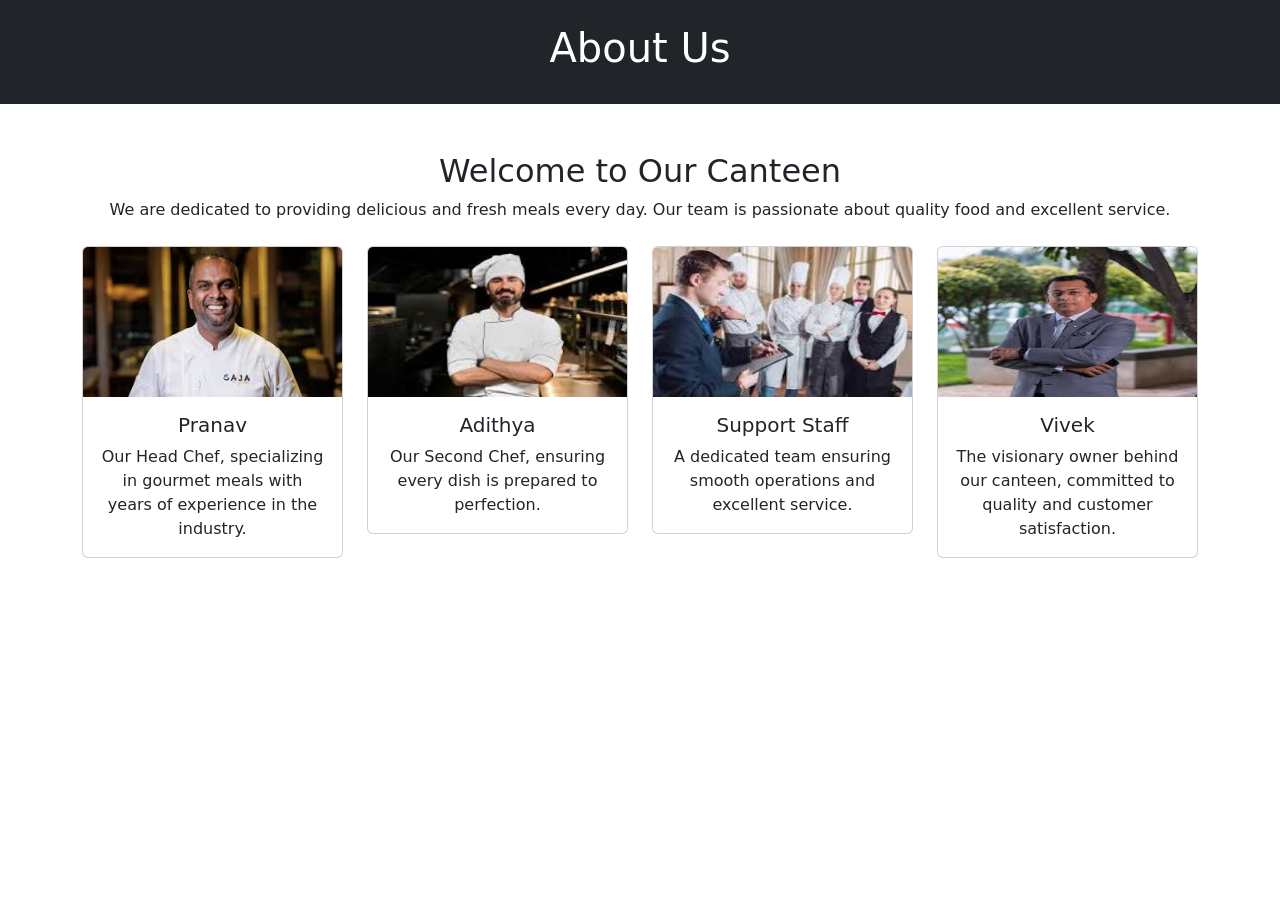
<file: about.html>
<!DOCTYPE html>
<html lang="en">
<head>
    <meta charset="UTF-8">
    <meta name="viewport" content="width=device-width, initial-scale=1.0">
    <title>About Us - Canteen</title>
    <link href="https://cdn.jsdelivr.net/npm/bootstrap@5.3.3/dist/css/bootstrap.min.css" rel="stylesheet">
    <link rel="stylesheet" href="about.css">
</head>
<body>
    <script src="https://cdn.jsdelivr.net/npm/bootstrap@5.3.3/dist/js/bootstrap.bundle.min.js"></script>
    
    <header class="bg-dark text-white text-center py-4">
        <h1>About Us</h1>
    </header>
    
    <section class="container my-5">
        <div class="text-center mb-4">
            <h2>Welcome to Our Canteen</h2>
            <p>We are dedicated to providing delicious and fresh meals every day. Our team is passionate about quality food and excellent service.</p>
        </div>
        
        <div class="row text-center">
            <div class="col-md-3 about">
                <div class="card">
                    <img src="headchef.jpeg" class="card-img-top" alt="Head Chef">
                    <div class="card-body">
                        <h5 class="card-title">Pranav</h5>
                        <p class="card-text">Our Head Chef, specializing in gourmet meals with years of experience in the industry.</p>
                    </div>
                </div>
            </div>
            <div class="col-md-3 about">
                <div class="card">
                    <img src="download.jpeg" class="card-img-top" alt="Second Chef">
                    <div class="card-body">
                        <h5 class="card-title">Adithya</h5>
                        <p class="card-text">Our Second Chef, ensuring every dish is prepared to perfection.</p>
                    </div>
                </div>
            </div>
            <div class="col-md-3 about">
                <div class="card">
                    <img src="staff.jpeg" class="card-img-top" alt="Staffs">
                    <div class="card-body">
                        <h5 class="card-title">Support Staff</h5>
                        <p class="card-text">A dedicated team ensuring smooth operations and excellent service.</p>
                    </div>
                </div>
            </div>
            <div class="col-md-3 about">
                <div class="card">
                    <img src="owner.jpeg" class="card-img-top" alt="Owner">
                    <div class="card-body">
                        <h5 class="card-title">Vivek</h5>
                        <p class="card-text">The visionary owner behind our canteen, committed to quality and customer satisfaction.</p>
                    </div>
                </div>
            </div>
        </div>
    </section>
</body>
</html>
</file>
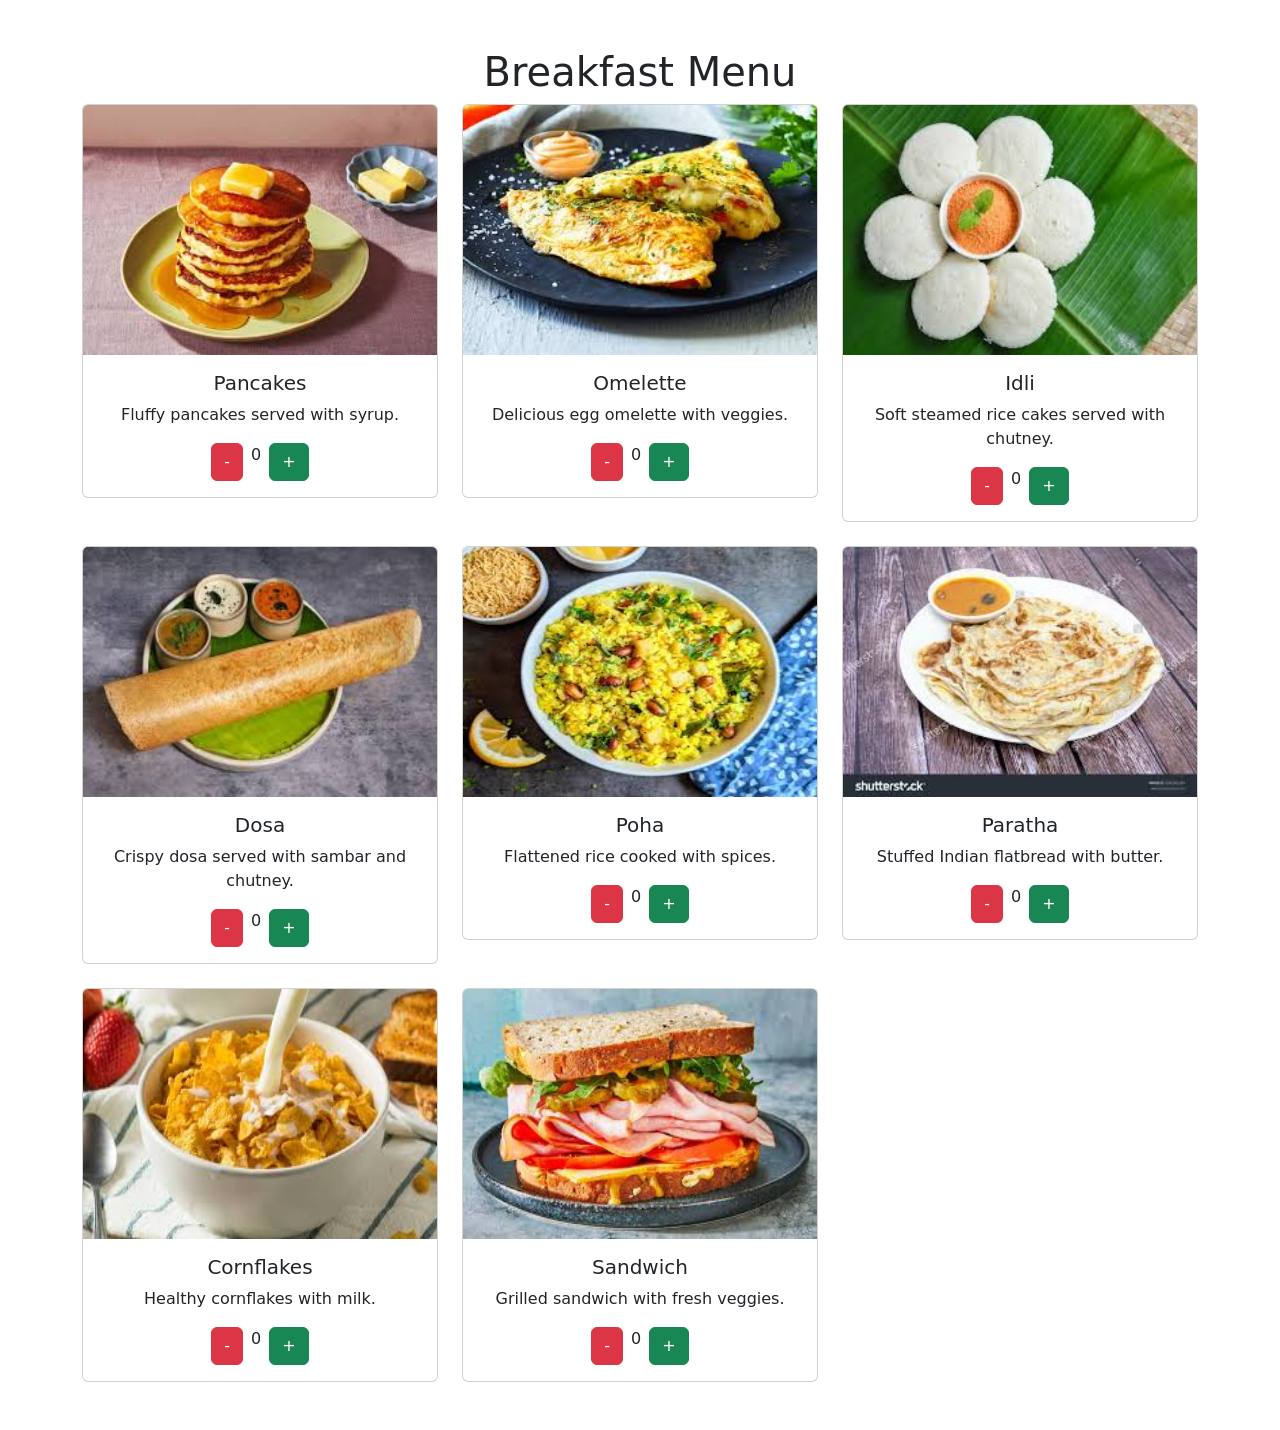
<file: breakfast.html>
<!DOCTYPE html>
<html lang="en">
    <head>
        <meta charset="UTF-8">
        <meta name="viewport" content="width=device-width, initial-scale=1.0">
        <title>Breakfast</title>
        <link href="https://cdn.jsdelivr.net/npm/bootstrap@5.3.3/dist/css/bootstrap.min.css" rel="stylesheet">
        <link rel="stylesheet" href="breakfast.css">
    </head>
<body>
    <script src="https://cdn.jsdelivr.net/npm/bootstrap@5.3.3/dist/js/bootstrap.bundle.min.js"></script>
    
    <div class="container my-5">
        <h1 class="text-center">Breakfast Menu</h1>
        <div class="row g-4">
            
            <!-- Breakfast Items -->
            <div class="col-md-4 bf">
                <div class="card text-center">
                    <img src="pancake.jpeg" class="card-img-top" alt="Pancakes">
                    <div class="card-body">
                        <h5 class="card-title">Pancakes</h5>
                        <p class="card-text">Fluffy pancakes served with syrup.</p>
                        <div class="d-flex justify-content-center">
                            <button class="btn btn-danger">-</button>
                            <span class="mx-2">0</span>
                            <button class="btn btn-success">+</button>
                        </div>
                    </div>
                </div>
            </div>
            
            <div class="col-md-4 bf">
                <div class="card text-center">
                    <img src="omlette.jpeg" class="card-img-top" alt="Omelette">
                    <div class="card-body">
                        <h5 class="card-title">Omelette</h5>
                        <p class="card-text">Delicious egg omelette with veggies.</p>
                        <div class="d-flex justify-content-center">
                            <button class="btn btn-danger">-</button>
                            <span class="mx-2">0</span>
                            <button class="btn btn-success">+</button>
                        </div>
                    </div>
                </div>
            </div>

            <div class="col-md-4 bf">
                <div class="card text-center">
                    <img src="idly.jpeg" class="card-img-top" alt="Idli">
                    <div class="card-body">
                        <h5 class="card-title">Idli</h5>
                        <p class="card-text">Soft steamed rice cakes served with chutney.</p>
                        <div class="d-flex justify-content-center">
                            <button class="btn btn-danger">-</button>
                            <span class="mx-2">0</span>
                            <button class="btn btn-success">+</button>
                        </div>
                    </div>
                </div>
            </div>

            <div class="col-md-4 bf">
                <div class="card text-center">
                    <img src="dosa.jpeg" class="card-img-top" alt="Dosa">
                    <div class="card-body">
                        <h5 class="card-title">Dosa</h5>
                        <p class="card-text">Crispy dosa served with sambar and chutney.</p>
                        <div class="d-flex justify-content-center">
                            <button class="btn btn-danger">-</button>
                            <span class="mx-2">0</span>
                            <button class="btn btn-success">+</button>
                        </div>
                    </div>
                </div>
            </div>

            <div class="col-md-4 bf">
                <div class="card text-center">
                    <img src="poha.jpeg" class="card-img-top" alt="Poha">
                    <div class="card-body">
                        <h5 class="card-title">Poha</h5>
                        <p class="card-text">Flattened rice cooked with spices.</p>
                        <div class="d-flex justify-content-center">
                            <button class="btn btn-danger">-</button>
                            <span class="mx-2">0</span>
                            <button class="btn btn-success">+</button>
                        </div>
                    </div>
                </div>
            </div>
            
            <div class="col-md-4 bf">
                <div class="card text-center">
                    <img src="parota.jpeg" class="card-img-top" alt="Paratha">
                    <div class="card-body">
                        <h5 class="card-title">Paratha</h5>
                        <p class="card-text">Stuffed Indian flatbread with butter.</p>
                        <div class="d-flex justify-content-center">
                            <button class="btn btn-danger">-</button>
                            <span class="mx-2">0</span>
                            <button class="btn btn-success">+</button>
                        </div>
                    </div>
                </div>
            </div>

            <div class="col-md-4 bf">
                <div class="card text-center">
                    <img src="cornflakes.jpeg" class="card-img-top" alt="Cornflakes">
                    <div class="card-body">
                        <h5 class="card-title">Cornflakes</h5>
                        <p class="card-text">Healthy cornflakes with milk.</p>
                        <div class="d-flex justify-content-center">
                            <button class="btn btn-danger">-</button>
                            <span class="mx-2">0</span>
                            <button class="btn btn-success">+</button>
                        </div>
                    </div>
                </div>
            </div>
            
            <div class="col-md-4 bf">
                <div class="card text-center">
                    <img src="sandwich.jpeg" class="card-img-top" alt="Sandwich">
                    <div class="card-body">
                        <h5 class="card-title">Sandwich</h5>
                        <p class="card-text">Grilled sandwich with fresh veggies.</p>
                        <div class="d-flex justify-content-center">
                            <button class="btn btn-danger">-</button>
                            <span class="mx-2">0</span>
                            <button class="btn btn-success">+</button>
                        </div>
                    </div>
                </div>
            </div>
            
        </div>
    </div>

</body>
</html>
</file>
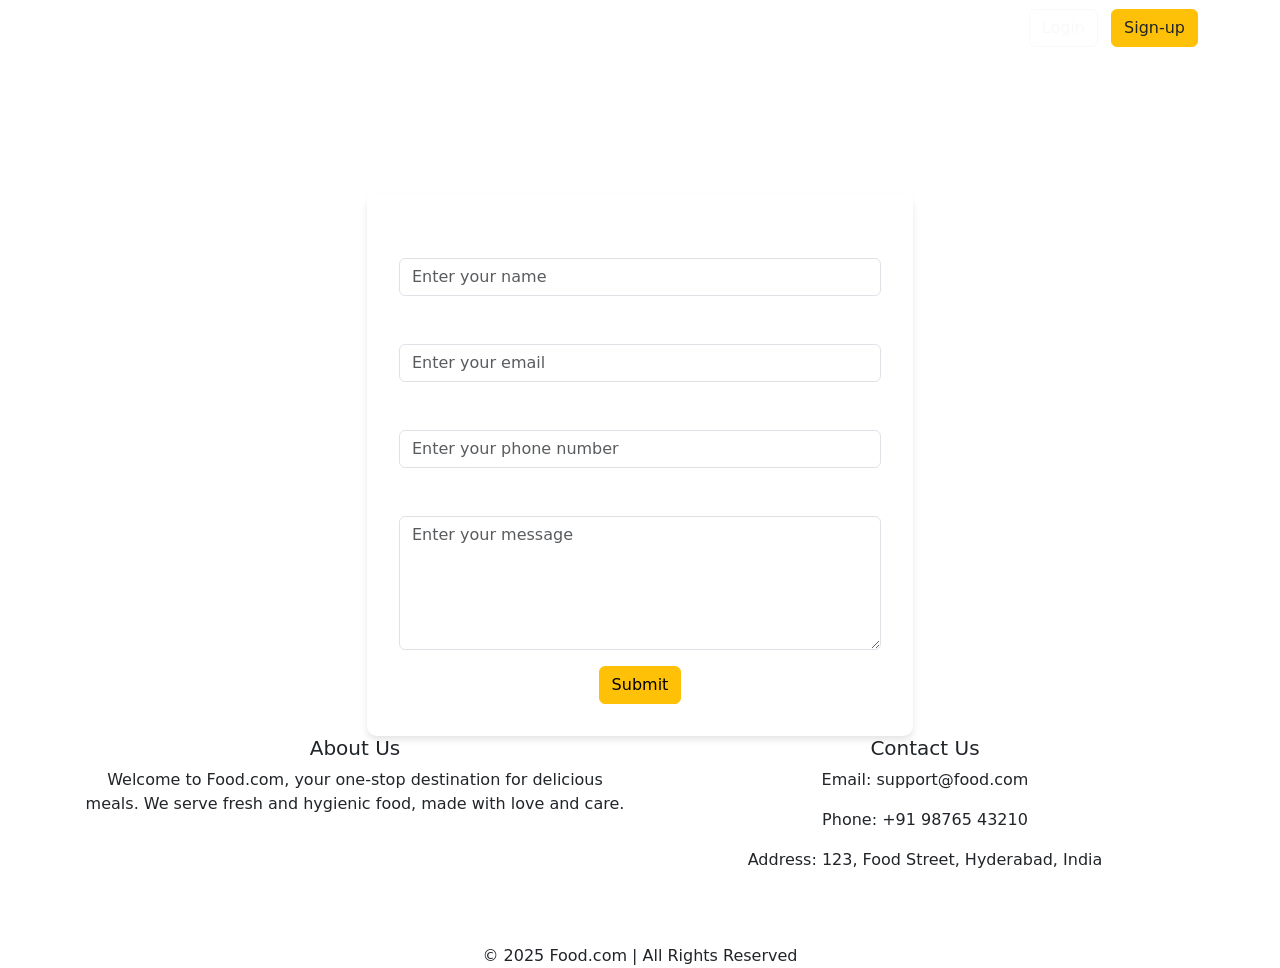
<file: contact.html>
<!DOCTYPE html>
<html lang="en">
<head>
    <meta charset="UTF-8">
    <meta name="viewport" content="width=device-width, initial-scale=1.0">
    <title>Contact Us - Food.com</title>
    <link href="https://cdn.jsdelivr.net/npm/bootstrap@5.3.3/dist/css/bootstrap.min.css" rel="stylesheet">
    <link rel="stylesheet" href="contact.css"> <!-- Link to external CSS file -->
    <link rel="stylesheet" href="https://cdnjs.cloudflare.com/ajax/libs/font-awesome/6.0.0/css/all.min.css">
</head>
<body class="bg-image">
    <script src="https://cdn.jsdelivr.net/npm/bootstrap@5.3.3/dist/js/bootstrap.bundle.min.js"></script>

    <!-- Navbar -->
    <header class="navbar navbar-expand-md navbar-dark bg-transparent">
        <div class="container">
            <button class="navbar-toggler" type="button" data-bs-toggle="collapse" data-bs-target="#navbarNav">
                <span class="navbar-toggler-icon"></span>
            </button>
            <div class="collapse navbar-collapse" id="navbarNav">
                <ul class="navbar-nav me-auto">
                    <li class="nav-item"><a href="index.html" class="nav-link text-white">Home</a></li>
                    <li class="nav-item"><a href="#" class="nav-link text-white">Menu</a></li>
                    <li class="nav-item"><a href="#footer" class="nav-link text-white">About Us</a></li>
                    <li class="nav-item"><a href="contact.html" class="nav-link text-white">Contact Us</a></li>
                </ul>
                <div>
                    <button class="btn btn-outline-light me-2">Login</button>
                    <button class="btn btn-warning"><a href="./signin.html" class="text-decoration-none text-dark">Sign-up</a></button>
                </div>
            </div>
        </div>
    </header>

    <!-- Contact Form -->
    <div class="content">
        <h1 class="text-white text-center" style="font-weight: 1000;">Contact Us</h1>
        <h3 class="text-white text-center">We'd love to hear from you!</h3>
        <div class="container mt-5">
            <div class="row justify-content-center">
                <div class="col-md-6">
                    <form>
                        <!-- Name Field -->
                        <div class="mb-3">
                            <label for="name" class="form-label text-white">Name</label>
                            <input type="text" class="form-control" id="name" placeholder="Enter your name" required>
                        </div>

                        <!-- Email Field -->
                        <div class="mb-3">
                            <label for="email" class="form-label text-white">Email</label>
                            <input type="email" class="form-control" id="email" placeholder="Enter your email" required>
                        </div>

                        <!-- Phone Number Field -->
                        <div class="mb-3">
                            <label for="phone" class="form-label text-white">Phone Number</label>
                            <input type="tel" class="form-control" id="phone" placeholder="Enter your phone number" required>
                        </div>

                        <!-- Message Field -->
                        <div class="mb-3">
                            <label for="message" class="form-label text-white">Message</label>
                            <textarea class="form-control" id="message" rows="5" placeholder="Enter your message" required></textarea>
                        </div>

                        <!-- Submit Button -->
                        <div class="text-center">
                            <button type="submit" class="btn btn-warning">Submit</button>
                        </div>
                    </form>
                </div>
            </div>
        </div>
    </div>

    <!-- Footer -->
    <footer id="footer">
        <div class="container text-center">
            <div class="row">
                <!-- About Section -->
                <div class="col-md-6">
                    <h5>About Us</h5>
                    <p>Welcome to Food.com, your one-stop destination for delicious meals. We serve fresh and hygienic food, made with love and care.</p>
                </div>
    
                <!-- Contact Section -->
                <div class="col-md-6">
                    <h5>Contact Us</h5>
                    <p>Email: support@food.com</p>
                    <p>Phone: +91 98765 43210</p>
                    <p>Address: 123, Food Street, Hyderabad, India</p>
                </div>
            </div>
    
            <!-- Social Media Links -->
            <div class="row mt-3">
                <div class="col">
                    <a href="#" class="text-white me-3"><i class="fab fa-facebook"></i></a>
                    <a href="#" class="text-white me-3"><i class="fab fa-twitter"></i></a>
                    <a href="#" class="text-white me-3"><i class="fab fa-instagram"></i></a>
                </div>
            </div>
    
            <!-- Copyright -->
            <div class="row mt-3">
                <div class="col">
                    <p class="mb-0">&copy; 2025 Food.com | All Rights Reserved</p>
                </div>
            </div>
        </div>
    </footer>
</body>
</html>
</file>
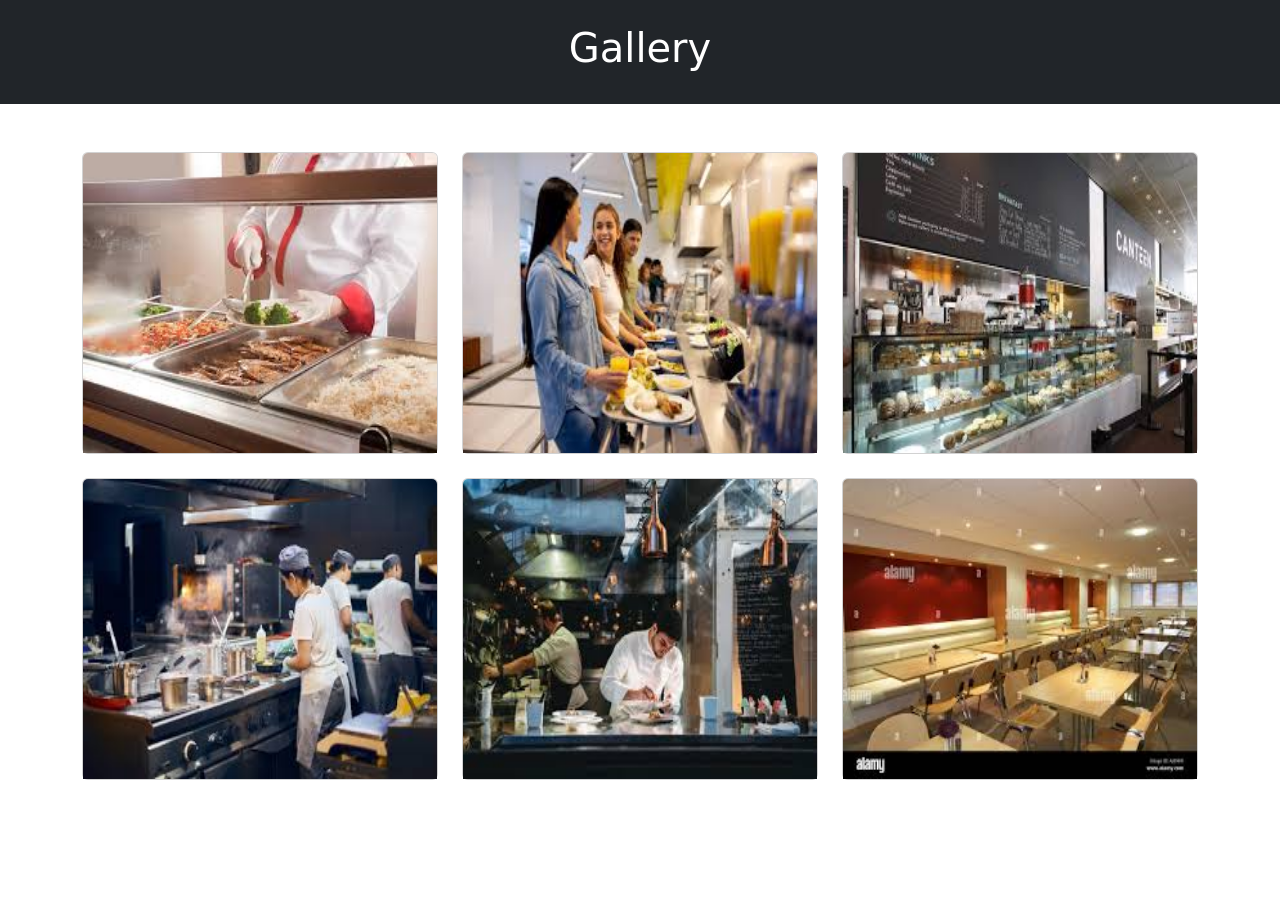
<file: gallery.html>
<!DOCTYPE html>
<html lang="en">
<head>
    <meta charset="UTF-8">
    <meta name="viewport" content="width=device-width, initial-scale=1.0">
    <title>Gallery</title>
    <link href="https://cdn.jsdelivr.net/npm/bootstrap@5.3.3/dist/css/bootstrap.min.css" rel="stylesheet">
    <link rel="stylesheet" href="gallery.css">
</head>
<body>
    <script src="https://cdn.jsdelivr.net/npm/bootstrap@5.3.3/dist/js/bootstrap.bundle.min.js"></script>
    
    <header class="bg-dark text-white text-center py-4">
        <h1>Gallery</h1>
    </header>
    
    <section class="container my-5">
        <div class="row g-4">
            <div class="col-md-4 gall">
                <div class="card">
                    <img src="g1.jpeg" class="card-img-top" alt="Gallery Image 1">
                </div>
            </div>
            <div class="col-md-4 gall">
                <div class="card">
                    <img src="g2.jpeg" class="card-img-top" alt="Gallery Image 2">
                </div>
            </div>
            <div class="col-md-4 gall">
                <div class="card">
                    <img src="g3.jpeg" class="card-img-top" alt="Gallery Image 3">
                </div>
            </div>
            <div class="col-md-4 gall">
                <div class="card">
                    <img src="g4.jpeg" class="card-img-top" alt="Gallery Image 4">
                </div>
            </div>
            <div class="col-md-4 gall">
                <div class="card">
                    <img src="g5.jpeg" class="card-img-top" alt="Gallery Image 5">
                </div>
            </div>
            <div class="col-md-4 gall">
                <div class="card">
                    <img src="g6.jpeg" class="card-img-top" alt="Gallery Image 6">
                </div>
            </div>
        </div>
    </section>
</body>
</html>
</file>
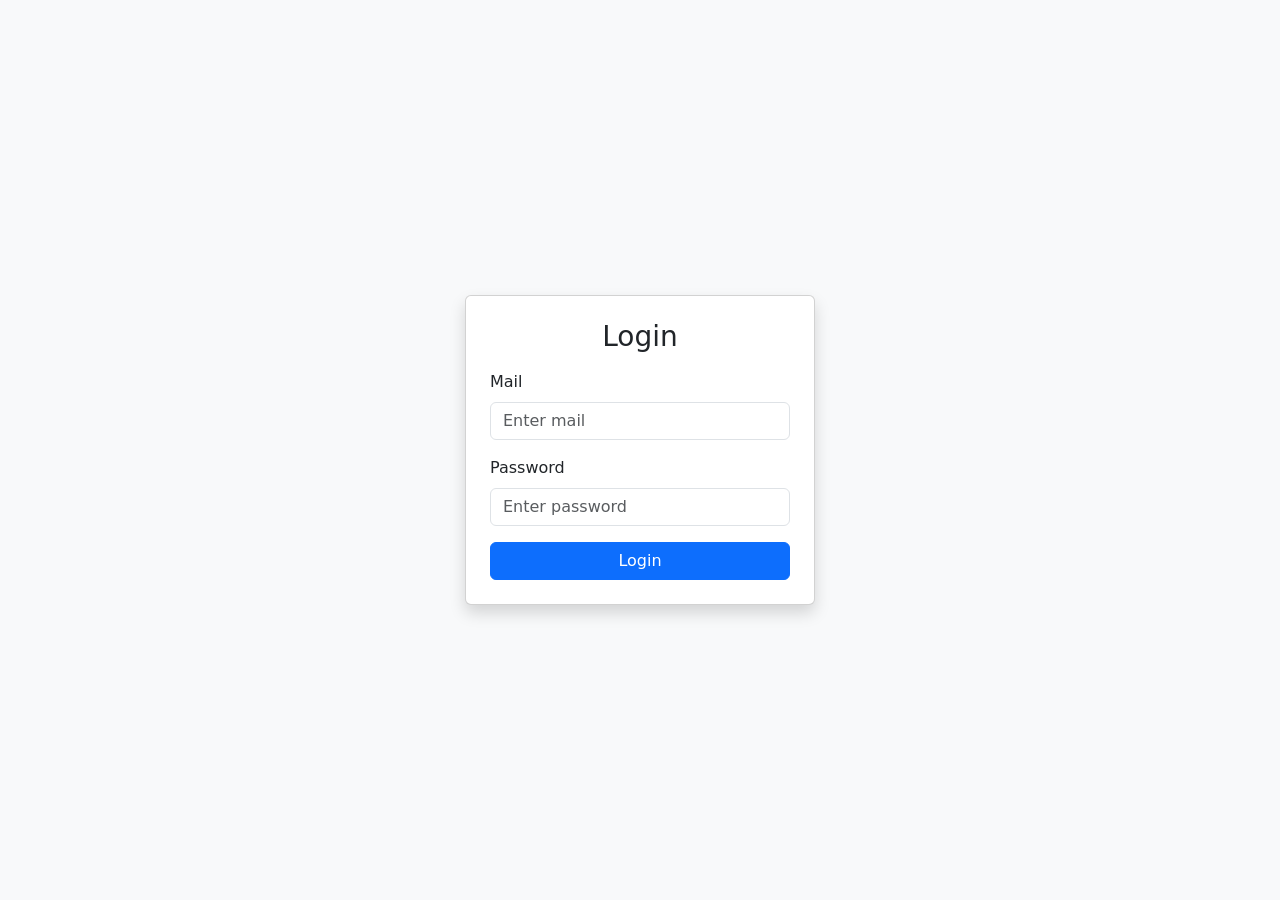
<file: login.html>
<!DOCTYPE html>
<html lang="en">
<head>
    <meta charset="UTF-8">
    <meta name="viewport" content="width=device-width, initial-scale=1.0">
    <title>Login Page</title>
    <link href="https://cdn.jsdelivr.net/npm/bootstrap@5.3.0/dist/css/bootstrap.min.css" rel="stylesheet">
</head>
<body class="d-flex justify-content-center align-items-center vh-100 bg-light">
    <div class="card p-4 shadow" style="width: 350px;">
        <h3 class="text-center mb-3">Login</h3>
        <form>
            <div class="mb-3">
                <label for="mail" class="form-label">Mail</label>
                <input type="text" class="form-control" id="mail" placeholder="Enter mail">
            </div>
            <div class="mb-3">
                <label for="password" class="form-label">Password</label>
                <input type="password" class="form-control" id="password" placeholder="Enter password">
            </div>
            <button type="submit" class="btn btn-primary w-100">Login</button>
        </form>
    </div>
    <script src="https://cdn.jsdelivr.net/npm/bootstrap@5.3.0/dist/js/bootstrap.bundle.min.js"></script>
</body>
</html>
</file>
<file: about.css>
.about img{
    height: 150px;
}
</file>
<file: breakfast.css>
.bf img{
    height: 250px;
}
</file>
<file: contact.css>
/* Contact Form Styling */
form {
    background: rgba(255, 255, 255, 0.1); /* Semi-transparent white background */
    padding: 2rem;
    border-radius: 10px;
    backdrop-filter: blur(10px); /* Blur effect */
    box-shadow: 0 4px 6px rgba(0, 0, 0, 0.1);
}

form label {
    font-weight: bold;
}

form input,
form textarea {
    background: rgba(255, 255, 255, 0.8); /* Semi-transparent white background */
    border: none;
    border-radius: 5px;
    padding: 0.5rem;
    width: 100%;
    margin-bottom: 1rem;
}

form input:focus,
form textarea:focus {
    background: rgba(255, 255, 255, 1); /* Solid white background on focus */
    outline: none;
    box-shadow: 0 0 5px rgba(255, 255, 255, 0.5);
}

form button {
    background: #ffc107; /* Yellow button */
    border: none;
    padding: 0.5rem 2rem;
    border-radius: 5px;
    font-weight: bold;
    transition: background 0.3s ease;
}

form button:hover {
    background: #e0a800; /* Darker yellow on hover */
}
</file>
<file: gallery.css>
.gall img{
    height: 300px;
}
</file>
